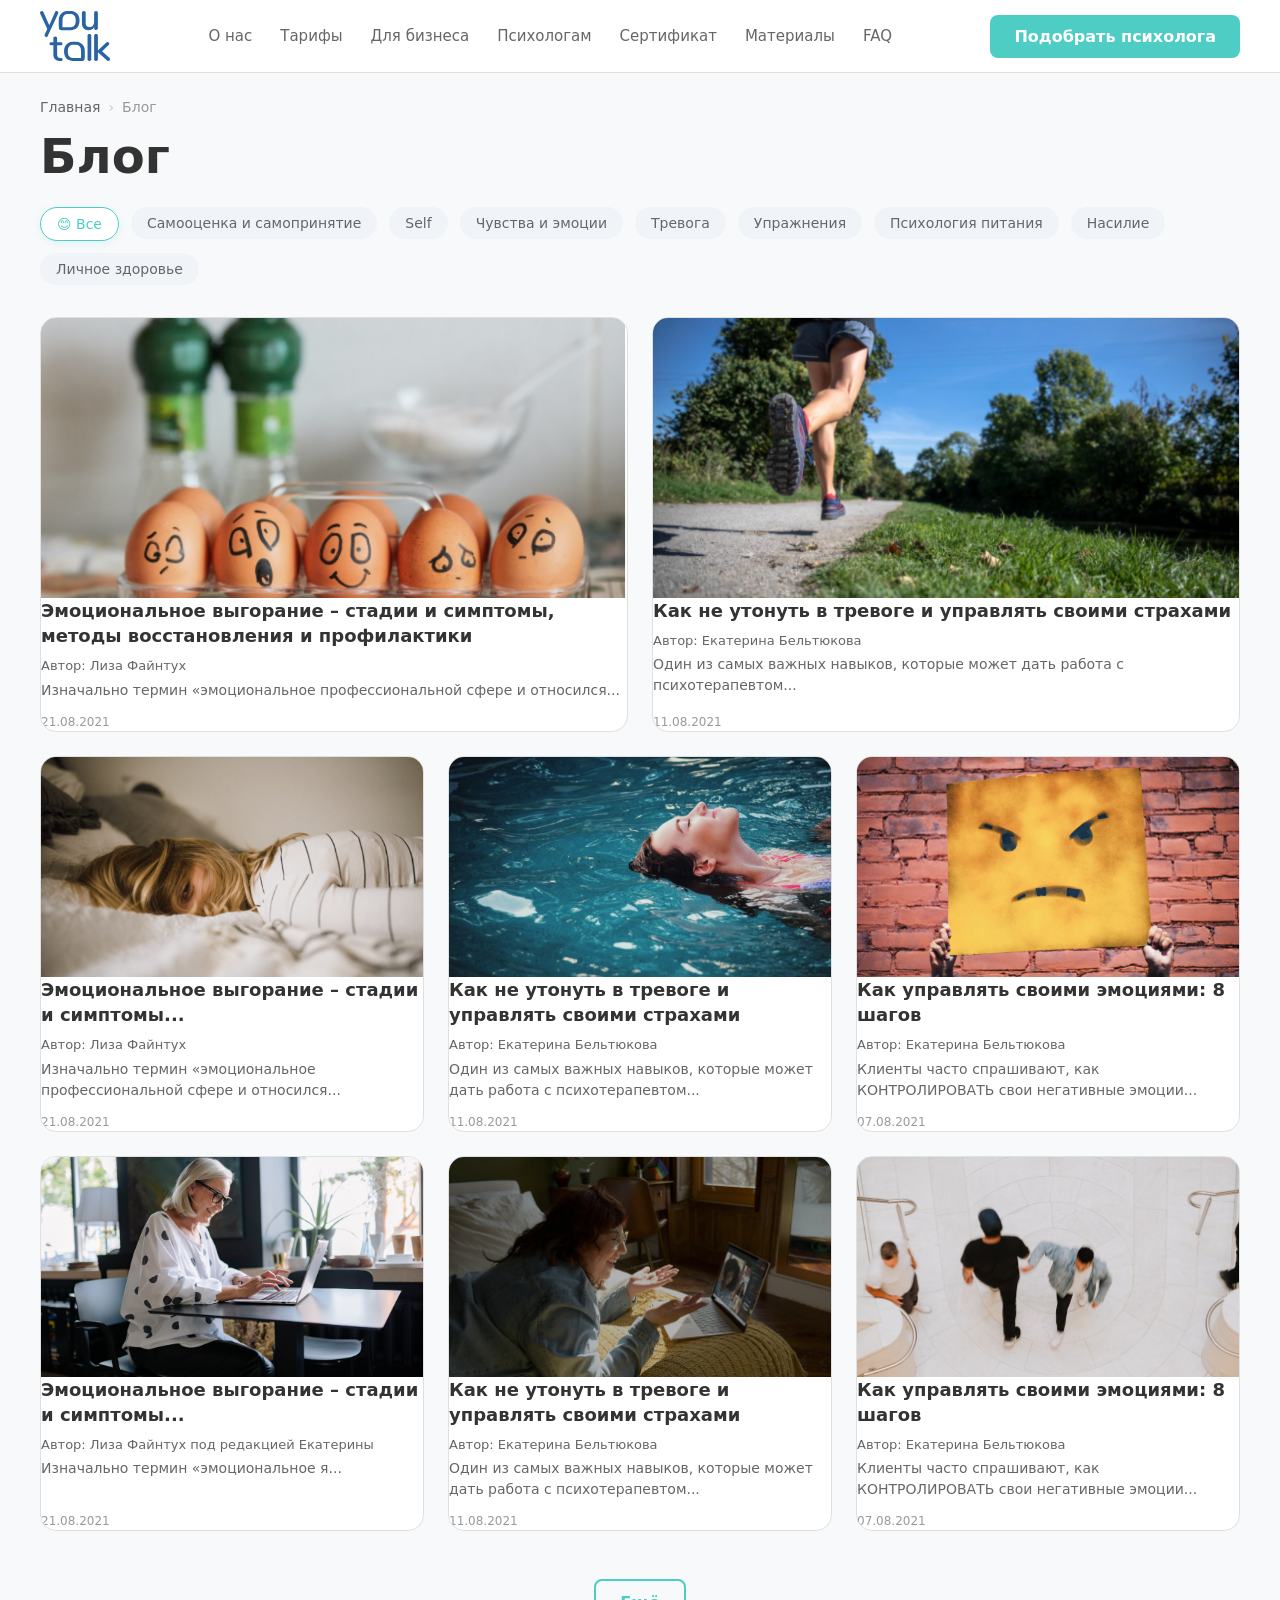
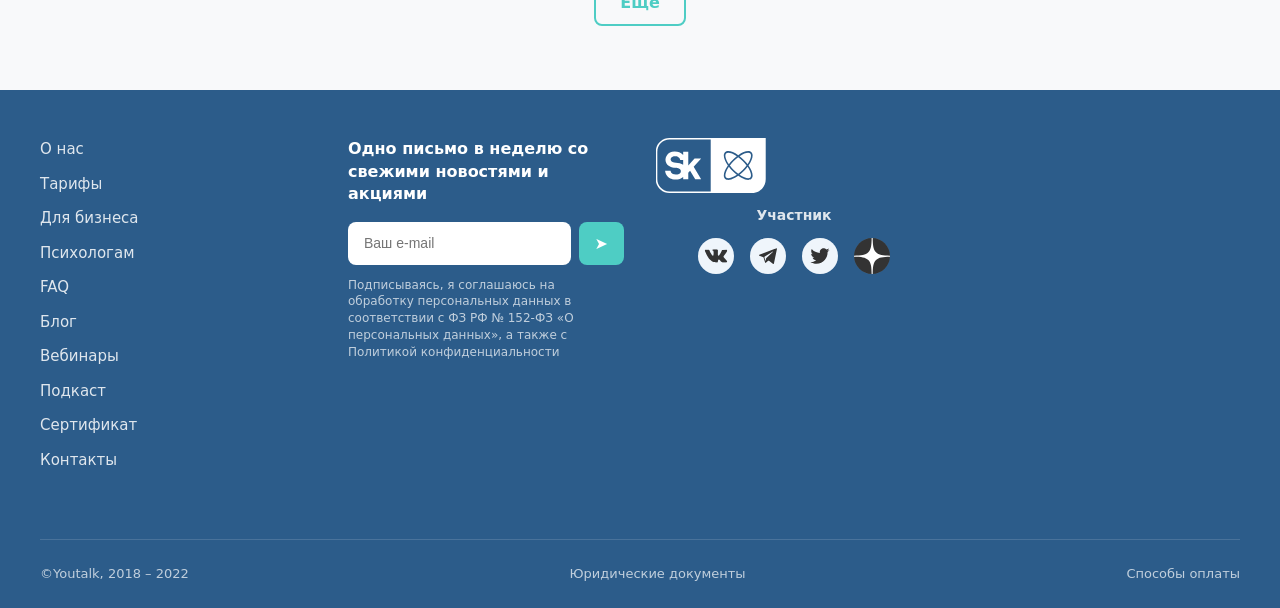
<file: index.html>
<!DOCTYPE html>
<html lang="ru">
<head>
  <meta charset="UTF-8">
  <meta name="viewport" content="width=device-width, initial-scale=1.0">
  <title>Блог — YouTalk</title>
  <link rel="stylesheet" href="css/style.css">
</head>
<body>
  <header class="header">
    <div class="container header__container">
      <a href="/" class="header__logo">
        <img src="icons/logo.svg" alt="YouTalk логотип" width="70" height="36">
      </a>
      <nav class="header__nav">
        <ul class="header__menu">
          <li class="header__menu-item"><a href="#" class="header__menu-link">О нас</a></li>
          <li class="header__menu-item"><a href="#" class="header__menu-link">Тарифы</a></li>
          <li class="header__menu-item"><a href="#" class="header__menu-link">Для бизнеса</a></li>
          <li class="header__menu-item"><a href="#" class="header__menu-link">Психологам</a></li>
          <li class="header__menu-item"><a href="#" class="header__menu-link">Сертификат</a></li>
          <li class="header__menu-item"><a href="#" class="header__menu-link">Материалы</a></li>
          <li class="header__menu-item"><a href="#" class="header__menu-link">FAQ</a></li>
        </ul>
      </nav>
      <button class="button header__button">Подобрать психолога</button>
      <button class="header__burger" aria-label="Открыть меню">
        <span class="header__burger-line"></span>
        <span class="header__burger-line"></span>
        <span class="header__burger-line"></span>
      </button>
    </div>
  </header>

  <main class="main">
    <div class="container">
      <nav class="breadcrumbs" aria-label="Хлебные крошки">
        <a href="/" class="breadcrumbs__link">Главная</a>
        <span class="breadcrumbs__separator">›</span>
        <span class="breadcrumbs__item">Блог</span>
      </nav>

      <h1 class="page-title">Блог</h1>

      <section class="filters">
        <ul class="filters__list">
          <li class="filters__item"><button class="filters__button filters__button--active">😊 Все</button></li>
          <li class="filters__item"><button class="filters__button">Самооценка и самопринятие</button></li>
          <li class="filters__item"><button class="filters__button">Self</button></li>
          <li class="filters__item"><button class="filters__button">Чувства и эмоции</button></li>
          <li class="filters__item"><button class="filters__button">Тревога</button></li>
          <li class="filters__item"><button class="filters__button">Упражнения</button></li>
          <li class="filters__item"><button class="filters__button">Психология питания</button></li>
          <li class="filters__item"><button class="filters__button">Насилие</button></li>
          <li class="filters__item"><button class="filters__button">Личное здоровье</button></li>
        </ul>
      </section>

      <section class="articles-grid">
        <article class="article-card article-card--wide">
          <div class="article-card__tags">
            <span class="article-card__tag">Самооценка и самопринятие</span>
            <span class="article-card__tag">Self</span>
          </div>
          <img src="images/eggs.png" alt="Яйца с нарисованными лицами" class="article-card__image" loading="lazy">
          <h2 class="article-card__title">Эмоциональное выгорание – стадии и симптомы, методы восстановления и профилактики</h2>
          <p class="article-card__author">Автор: Лиза Файнтух</p>
          <p class="article-card__excerpt">Изначально термин «эмоциональное профессиональной сфере и относился...</p>
          <time class="article-card__date" datetime="2021-08-21">21.08.2021</time>
        </article>

        <article class="article-card article-card--wide">
          <div class="article-card__tags">
            <span class="article-card__tag">Self</span>
          </div>
          <img src="images/running.png" alt="Человек бежит по тропинке" class="article-card__image" loading="lazy">
          <h2 class="article-card__title">Как не утонуть в тревоге и управлять своими страхами</h2>
          <p class="article-card__author">Автор: Екатерина Бельтюкова</p>
          <p class="article-card__excerpt">Один из самых важных навыков, которые может дать работа с психотерапевтом...</p>
          <time class="article-card__date" datetime="2021-08-11">11.08.2021</time>
        </article>

        <article class="article-card">
          <div class="article-card__tags">
            <span class="article-card__tag">Самооценка и самопринятие</span>
            <span class="article-card__tag">Психология питания</span>
          </div>
          <img src="images/sleeping.png" alt="Девочка спит в кровати" class="article-card__image" loading="lazy">
          <h2 class="article-card__title">Эмоциональное выгорание – стадии и симптомы...</h2>
          <p class="article-card__author">Автор: Лиза Файнтух</p>
          <p class="article-card__excerpt">Изначально термин «эмоциональное профессиональной сфере и относился...</p>
          <time class="article-card__date" datetime="2021-08-21">21.08.2021</time>
        </article>

        <article class="article-card">
          <div class="article-card__tags"><span class="article-card__tag">Self</span></div>
          <img src="images/water.png" alt="Человек плавает в воде" class="article-card__image" loading="lazy">
          <h2 class="article-card__title">Как не утонуть в тревоге и управлять своими страхами</h2>
          <p class="article-card__author">Автор: Екатерина Бельтюкова</p>
          <p class="article-card__excerpt">Один из самых важных навыков, которые может дать работа с психотерапевтом...</p>
          <time class="article-card__date" datetime="2021-08-11">11.08.2021</time>
        </article>

        <article class="article-card">
          <div class="article-card__tags"><span class="article-card__tag">Self</span></div>
          <img src="images/angry.png" alt="Жёлтый квадрат с грустным лицом" class="article-card__image" loading="lazy">
          <h2 class="article-card__title">Как управлять своими эмоциями: 8 шагов</h2>
          <p class="article-card__author">Автор: Екатерина Бельтюкова</p>
          <p class="article-card__excerpt">Клиенты часто спрашивают, как КОНТРОЛИРОВАТЬ свои негативные эмоции...</p>
          <time class="article-card__date" datetime="2021-08-07">07.08.2021</time>
        </article>

        <article class="article-card">
          <div class="article-card__tags"><span class="article-card__tag">Self</span></div>
          <img src="images/laptop.jpg" alt="Женщина работает за ноутбуком" class="article-card__image" loading="lazy">
          <h2 class="article-card__title">Эмоциональное выгорание – стадии и симптомы...</h2>
          <p class="article-card__author">Автор: Лиза Файнтух под редакцией Екатерины</p>
          <p class="article-card__excerpt">Изначально термин «эмоциональное я...</p>
          <time class="article-card__date" datetime="2021-08-21">21.08.2021</time>
        </article>

        <article class="article-card">
          <div class="article-card__tags"><span class="article-card__tag">Self</span></div>
          <img src="images/video.jpg" alt="Женщина на видеозвонке" class="article-card__image" loading="lazy">
          <h2 class="article-card__title">Как не утонуть в тревоге и управлять своими страхами</h2>
          <p class="article-card__author">Автор: Екатерина Бельтюкова</p>
          <p class="article-card__excerpt">Один из самых важных навыков, которые может дать работа с психотерапевтом...</p>
          <time class="article-card__date" datetime="2021-08-11">11.08.2021</time>
        </article>

        <article class="article-card">
          <div class="article-card__tags"><span class="article-card__tag">Self</span></div>
          <img src="images/group.jpg" alt="Группа людей сверху" class="article-card__image" loading="lazy">
          <h2 class="article-card__title">Как управлять своими эмоциями: 8 шагов</h2>
          <p class="article-card__author">Автор: Екатерина Бельтюкова</p>
          <p class="article-card__excerpt">Клиенты часто спрашивают, как КОНТРОЛИРОВАТЬ свои негативные эмоции...</p>
          <time class="article-card__date" datetime="2021-08-07">07.08.2021</time>
        </article>
      </section>

      <div class="load-more">
        <button class="button button--outline">Ещё</button>
      </div>
    </div>
  </main>

  <footer class="footer">
    <div class="container footer__container">
      <nav class="footer__nav">
        <ul class="footer__column">
          <li><a href="#" class="footer__link">О нас</a></li>
          <li><a href="#" class="footer__link">Тарифы</a></li>
          <li><a href="#" class="footer__link">Для бизнеса</a></li>
          <li><a href="#" class="footer__link">Психологам</a></li>
          <li><a href="#" class="footer__link">FAQ</a></li>
        </ul>
        <ul class="footer__column">
          <li><a href="#" class="footer__link">Блог</a></li>
          <li><a href="#" class="footer__link">Вебинары</a></li>
          <li><a href="#" class="footer__link">Подкаст</a></li>
          <li><a href="#" class="footer__link">Сертификат</a></li>
          <li><a href="#" class="footer__link">Контакты</a></li>
        </ul>
      </nav>

      <section class="footer__subscribe">
        <h3 class="footer__subscribe-title">Одно письмо в неделю со свежими новостями и акциями</h3>
        <form class="footer__form">
          <label for="email-input" class="visually-hidden">Ваш e-mail</label>
          <input type="email" id="email-input" class="footer__input" placeholder="Ваш e-mail" required>
          <button type="submit" class="button footer__button" aria-label="Подписаться">➤</button>
        </form>
        <p class="footer__disclaimer">Подписываясь, я соглашаюсь на обработку персональных данных в соответствии с ФЗ РФ № 152-ФЗ «О персональных данных», а также с Политикой конфиденциальности</p>
      </section>

      <div class="footer__partner">
        <img src="icons/partner.svg" alt="Логотип партнёра" width="110" height="40">
        <span class="footer__partner-text"><b>Участник</b></span>
        <div class="footer__socials">
          <a href="#" class="footer__social-link" aria-label="ВКонтакте">
            <img src="icons/vk.svg" alt="ВКонтакте" width="40" height="40">
          </a>
          <a href="#" class="footer__social-link" aria-label="Telegram">
            <img src="icons/tg.svg" alt="Telegram" width="40" height="40">
          </a>
          <a href="#" class="footer__social-link" aria-label="Twitter">
            <img src="icons/twitter.svg" alt="Twitter" width="40" height="40">
          </a>
          <a href="#" class="footer__social-link" aria-label="Zen">
            <img src="icons/zen.svg" alt="Zen" width="40" height="40">
          </a>
        </div>
      </div>

      <div class="footer__bottom">
        <p class="footer__copyright">©Youtalk, 2018 – 2022</p>
        <a href="#" class="footer__doc">Юридические документы</a>
        <a href="#" class="footer__doc">Способы оплаты</a>
      </div>
    </div>
  </footer>
</body>
</html>
</file>
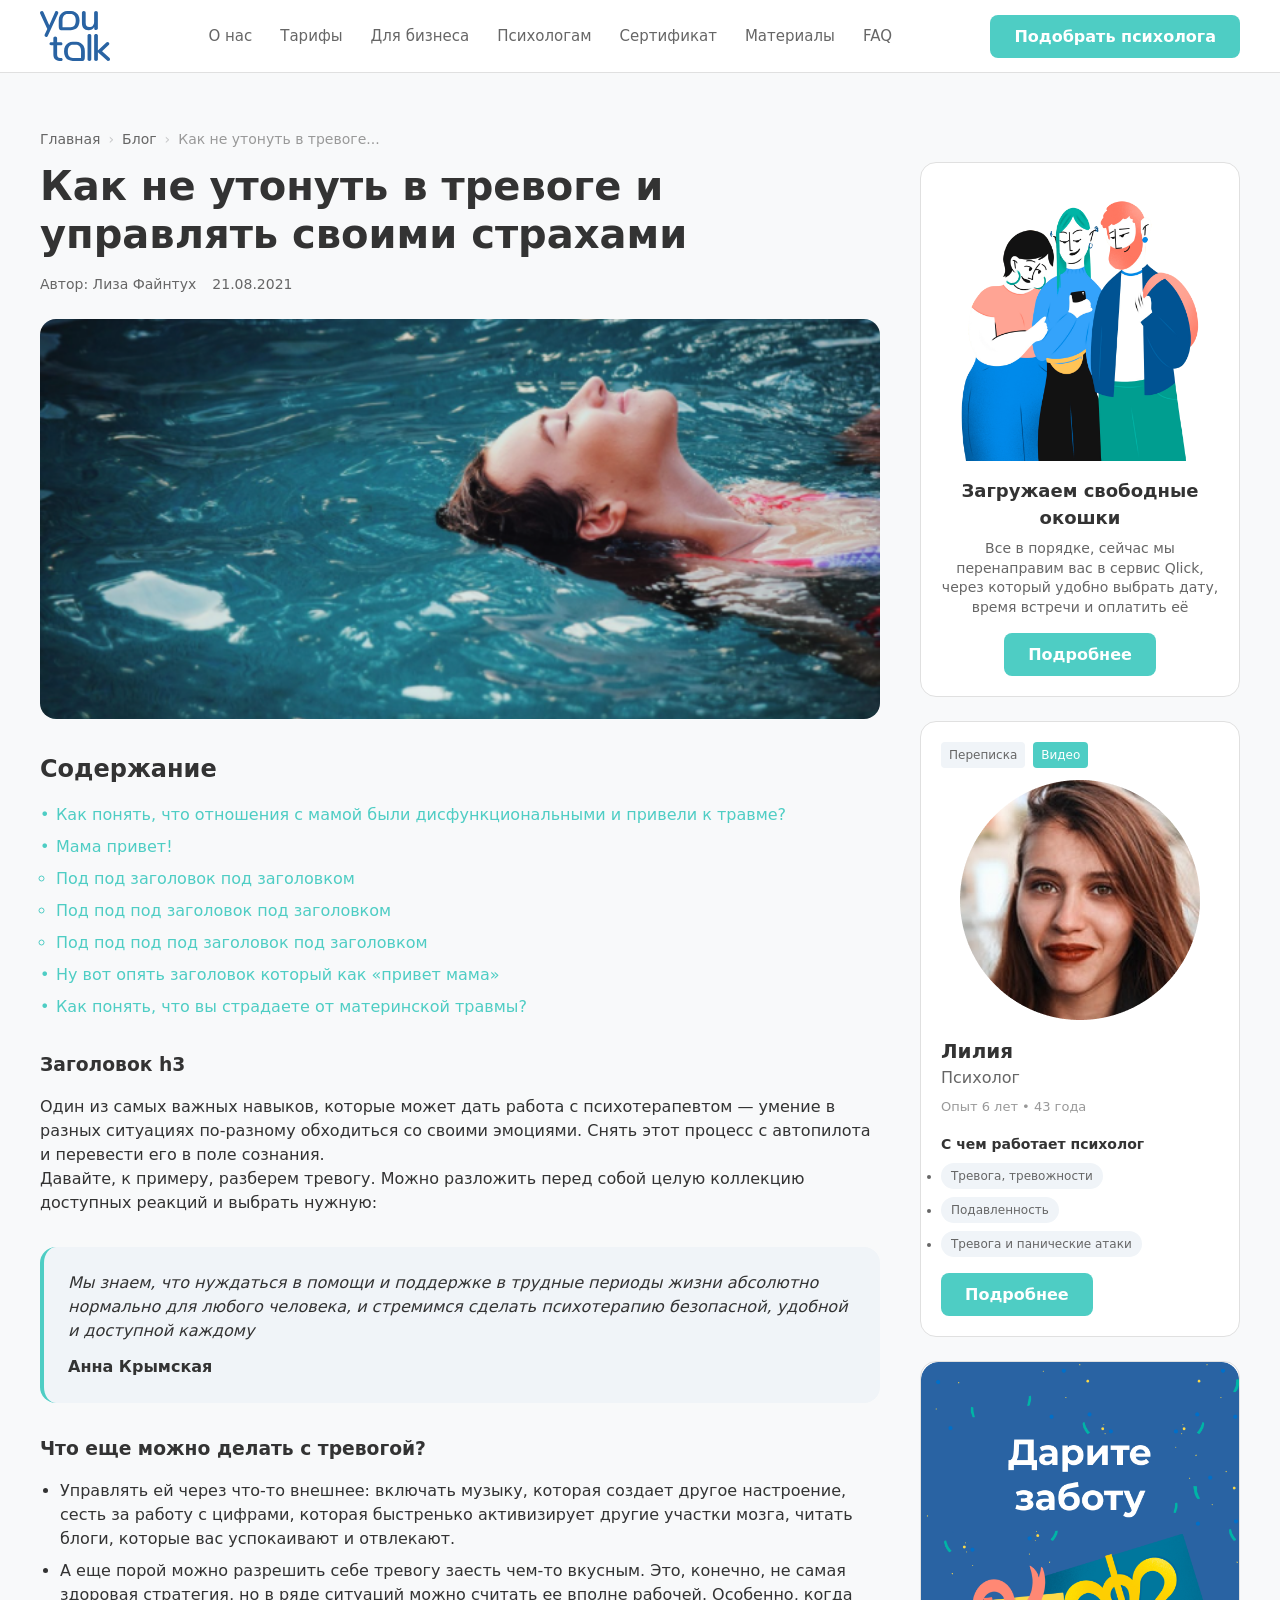
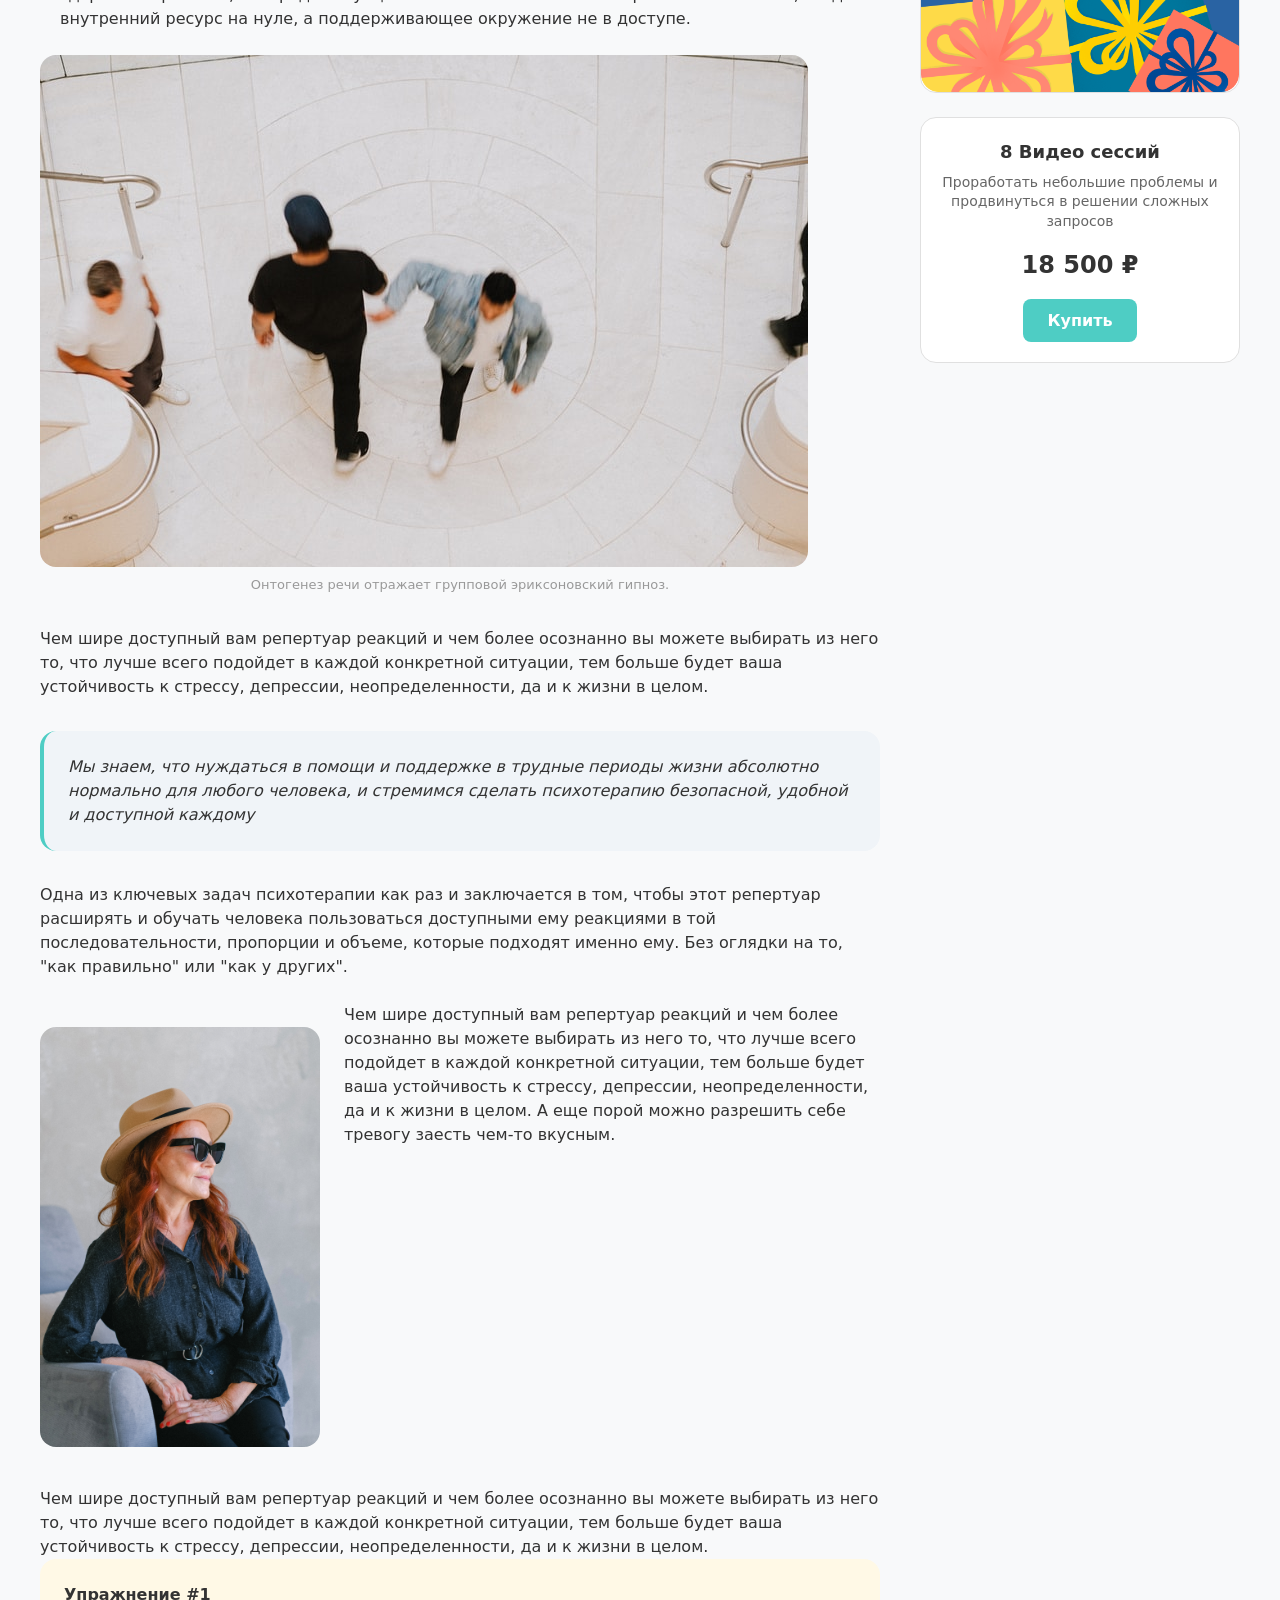
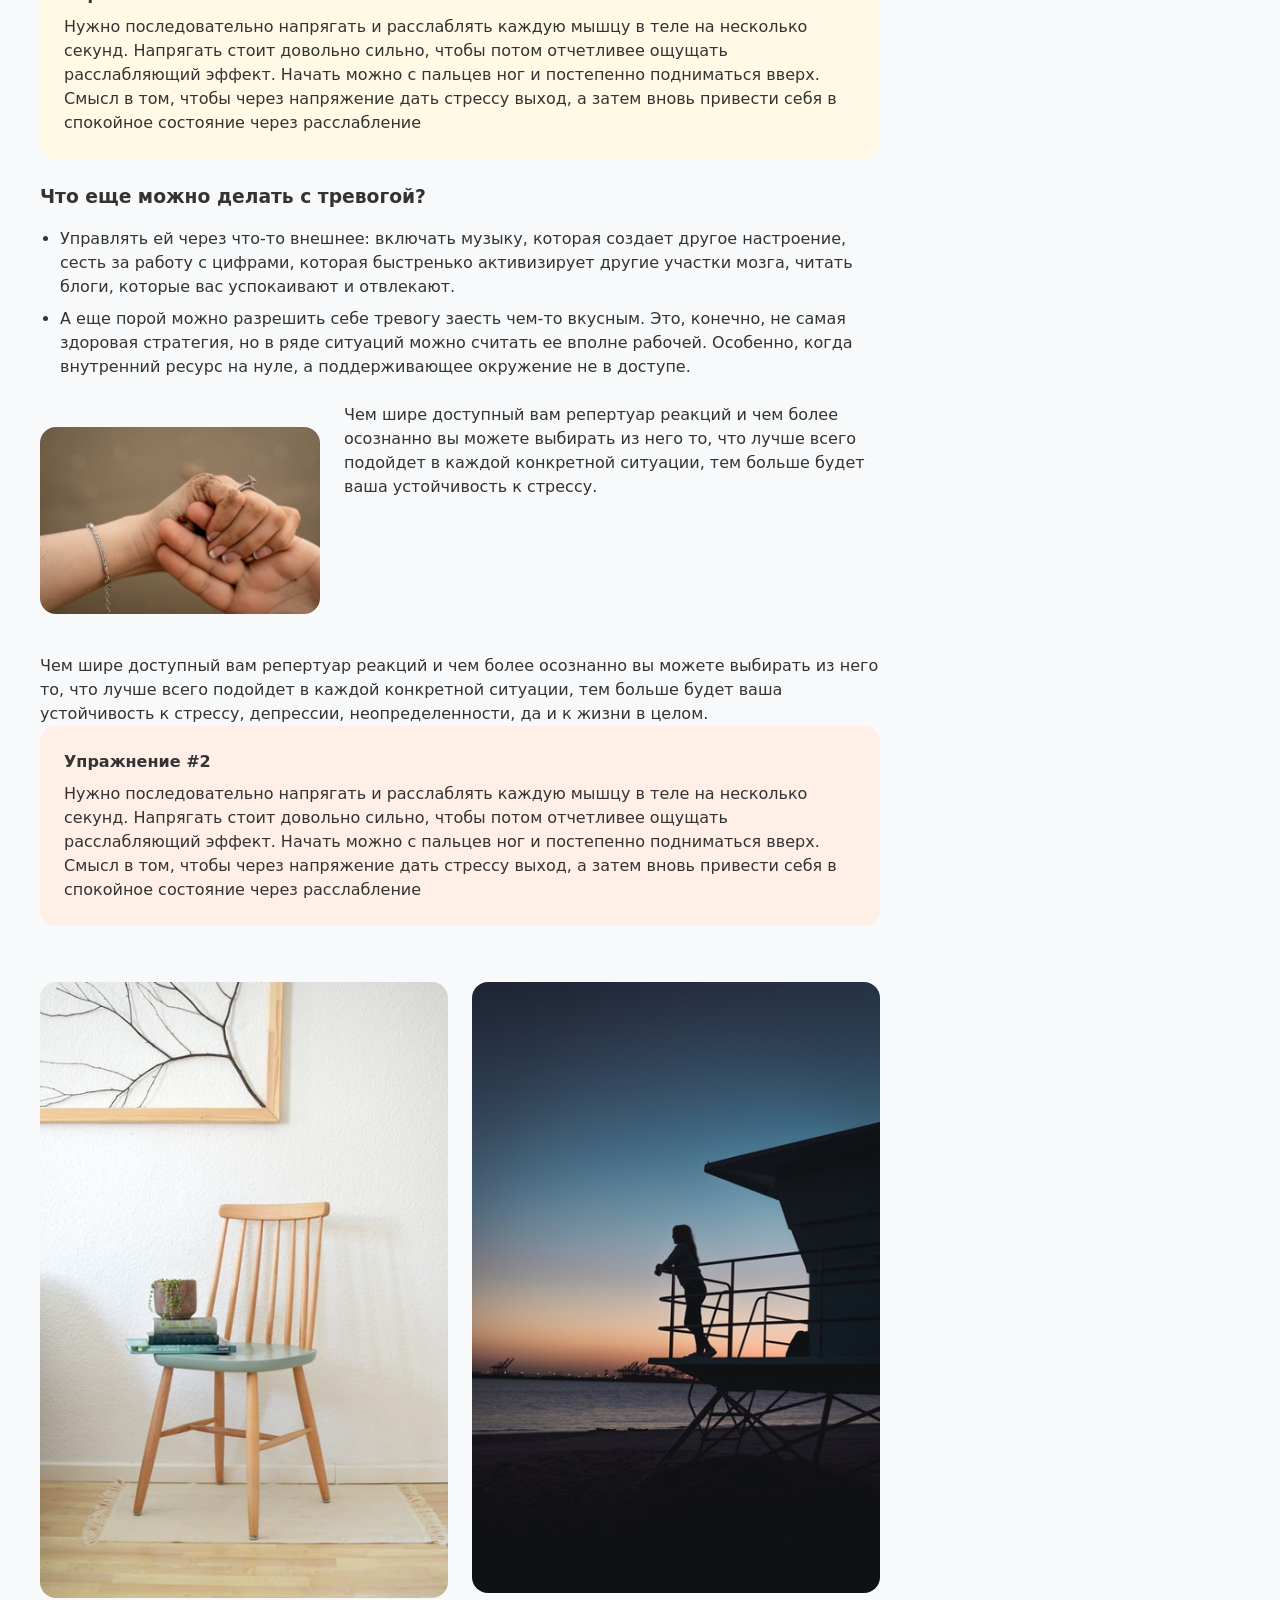
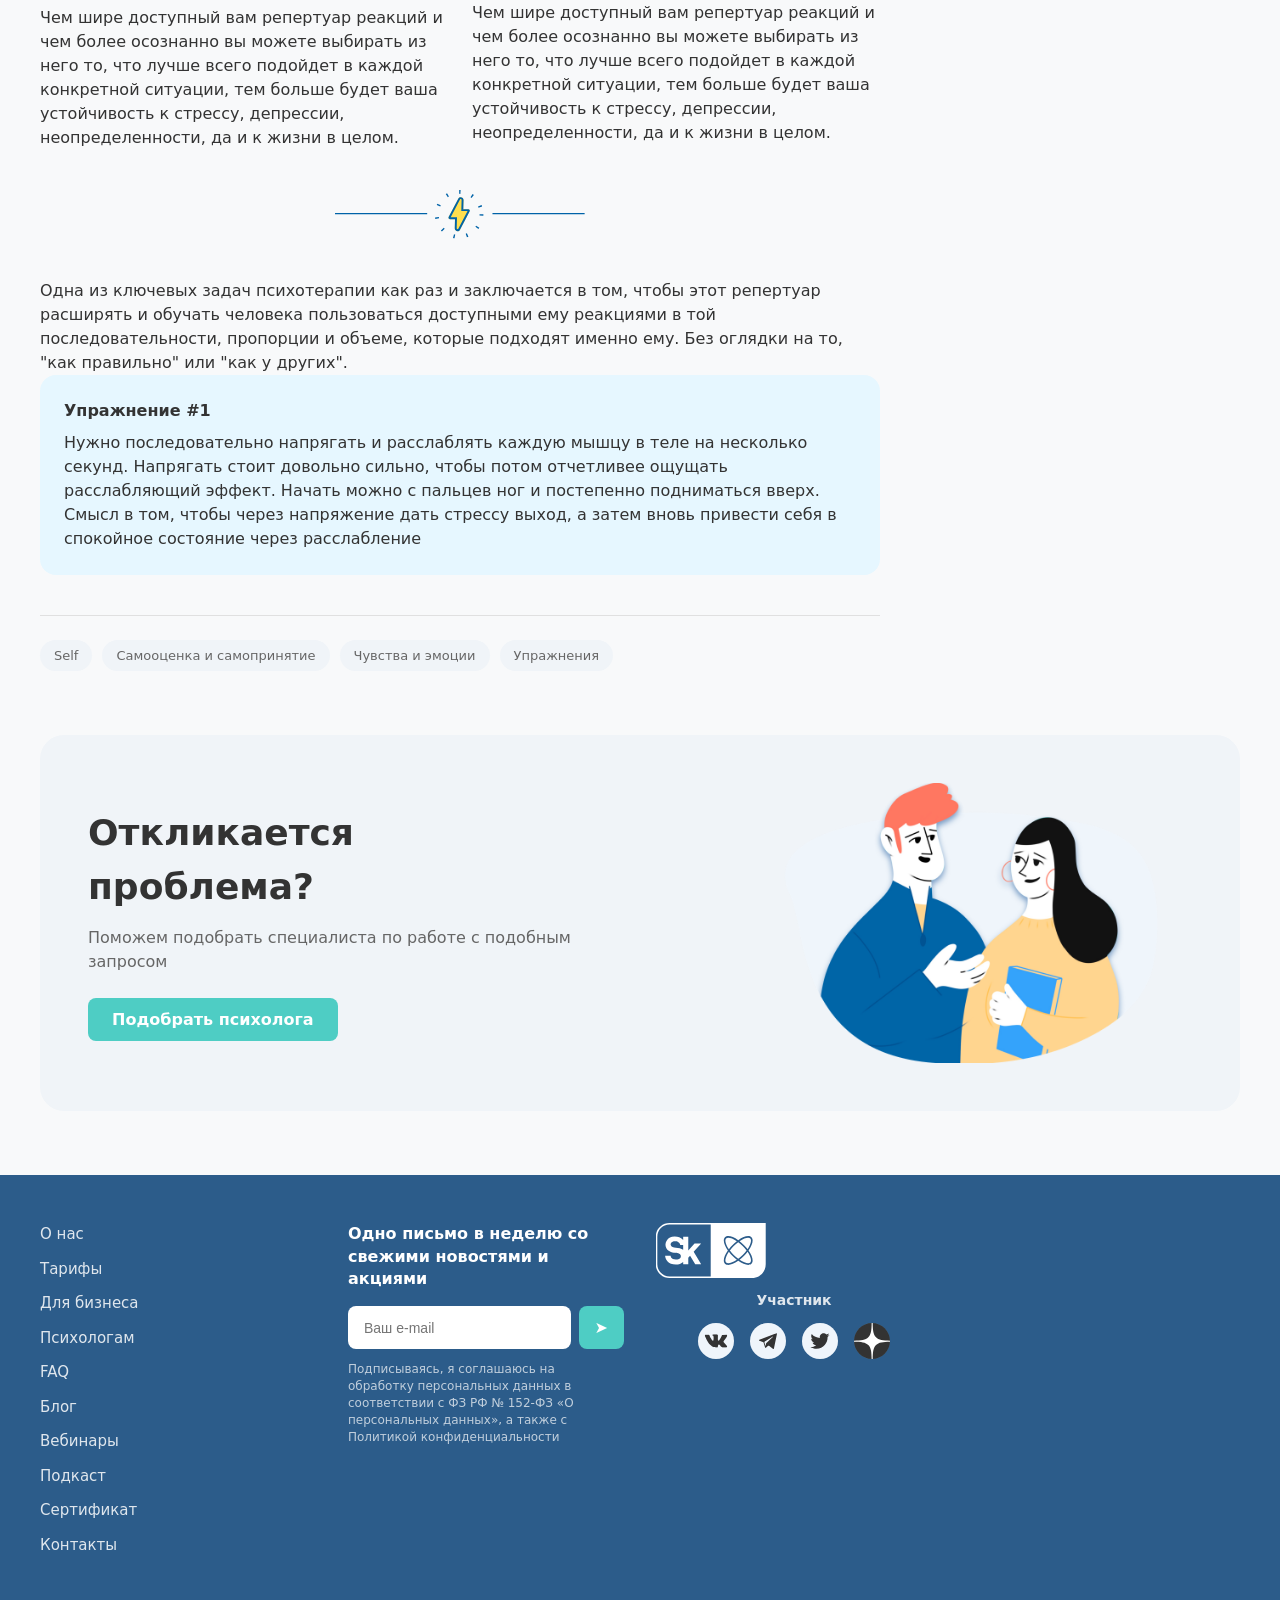
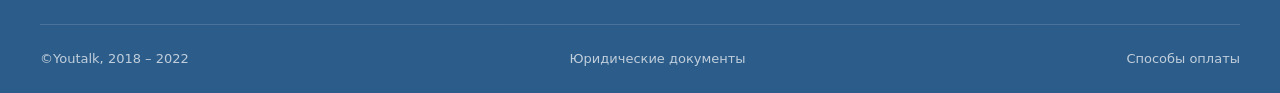
<file: article.html>
<!DOCTYPE html>
<html lang="ru">
<head>
  <meta charset="UTF-8">
  <meta name="viewport" content="width=device-width, initial-scale=1.0">
  <title>Как не утонуть в тревоге — YouTalk</title>
  <link rel="stylesheet" href="css/style.css">
</head>
<body>
  <!-- Header (тот же самый) -->
  <header class="header">
    <div class="container header__container">
      <a href="/" class="header__logo">
        <img src="icons/logo.svg" alt="YouTalk логотип" width="70" height="36">
      </a>
      <nav class="header__nav">
        <ul class="header__menu">
          <li class="header__menu-item"><a href="#" class="header__menu-link">О нас</a></li>
          <li class="header__menu-item"><a href="#" class="header__menu-link">Тарифы</a></li>
          <li class="header__menu-item"><a href="#" class="header__menu-link">Для бизнеса</a></li>
          <li class="header__menu-item"><a href="#" class="header__menu-link">Психологам</a></li>
          <li class="header__menu-item"><a href="#" class="header__menu-link">Сертификат</a></li>
          <li class="header__menu-item"><a href="#" class="header__menu-link">Материалы</a></li>
          <li class="header__menu-item"><a href="#" class="header__menu-link">FAQ</a></li>
        </ul>
      </nav>
      <button class="button header__button">Подобрать психолога</button>
      <button class="header__burger" aria-label="Открыть меню">
        <span class="header__burger-line"></span>
        <span class="header__burger-line"></span>
        <span class="header__burger-line"></span>
      </button>
    </div>
  </header>

  <main class="main article-page">
    <div class="container article-container">
      <!-- Breadcrumbs -->
      <nav class="breadcrumbs" aria-label="Хлебные крошки">
        <a href="/" class="breadcrumbs__link">Главная</a>
        <span class="breadcrumbs__separator">›</span>
        <a href="index.html" class="breadcrumbs__link">Блог</a>
        <span class="breadcrumbs__separator">›</span>
        <span class="breadcrumbs__item">Как не утонуть в тревоге...</span>
      </nav>

      <div class="article-layout">
        <article class="article-content">
          <h1 class="article-content__title">Как не утонуть в тревоге и управлять своими страхами</h1>
          
          <div class="article-content__meta">
            <span class="article-content__author">Автор: Лиза Файнтух</span>
            <span class="article-content__date">21.08.2021</span>
          </div>

          <img src="images/water.png" alt="Человек плавает в воде" class="article-content__hero" loading="lazy">

          <!-- Table of Contents -->
          <section class="article-content__section">
            <h2>Содержание</h2>
            <ul class="article-content__toc">
              <li><a href="#section1">Как понять, что отношения с мамой были дисфункциональными и привели к травме?</a></li>
              <li><a href="#section2">Мама привет!
                <ul>
                  <li>Под под заголовок под заголовком</li>
                  <li>Под под под заголовок под заголовком</li>
                  <li>Под под под под заголовок под заголовком</li>
                </ul>
              </a></li>
              <li><a href="#section3">Ну вот опять заголовок который как «привет мама»</a></li>
              <li><a href="#section4">Как понять, что вы страдаете от материнской травмы?</a></li>
            </ul>
          </section>

          <!-- Section h3 -->
          <section class="article-content__section" id="section1">
            <h3>Заголовок h3</h3>
            <p>Один из самых важных навыков, которые может дать работа с психотерапевтом — умение в разных ситуациях по-разному обходиться со своими эмоциями. Снять этот процесс с автопилота и перевести его в поле сознания.</p>
            <p>Давайте, к примеру, разберем тревогу. Можно разложить перед собой целую коллекцию доступных реакций и выбрать нужную:</p>
          </section>

          <!-- Quote -->
          <blockquote class="article-content__quote">
            <p>Мы знаем, что нуждаться в помощи и поддержке в трудные периоды жизни абсолютно нормально для любого человека, и стремимся сделать психотерапию безопасной, удобной и доступной каждому</p>
            <cite>Анна Крымская</cite>
          </blockquote>

          <!-- What else -->
          <section class="article-content__section" id="section2">
            <h3>Что еще можно делать с тревогой?</h3>
            <ul class="article-content__list">
              <li>Управлять ей через что-то внешнее: включать музыку, которая создает другое настроение, сесть за работу с цифрами, которая быстренько активизирует другие участки мозга, читать блоги, которые вас успокаивают и отвлекают.</li>
              <li>А еще порой можно разрешить себе тревогу заесть чем-то вкусным. Это, конечно, не самая здоровая стратегия, но в ряде ситуаций можно считать ее вполне рабочей. Особенно, когда внутренний ресурс на нуле, а поддерживающее окружение не в доступе.</li>
            </ul>
            
            <img src="images/group.jpg" alt="Группа людей сверху" class="article-content__image" loading="lazy">
            <p class="article-content__caption">Онтогенез речи отражает групповой эриксоновский гипноз.</p>
          </section>

          <p>Чем шире доступный вам репертуар реакций и чем более осознанно вы можете выбирать из него то, что лучше всего подойдет в каждой конкретной ситуации, тем больше будет ваша устойчивость к стрессу, депрессии, неопределенности, да и к жизни в целом.</p>

          <!-- Quote 2 -->
          <blockquote class="article-content__quote">
            <p>Мы знаем, что нуждаться в помощи и поддержке в трудные периоды жизни абсолютно нормально для любого человека, и стремимся сделать психотерапию безопасной, удобной и доступной каждому</p>
          </blockquote>

          <!-- Text with image -->
          <section class="article-content__section">
            <p>Одна из ключевых задач психотерапии как раз и заключается в том, чтобы этот репертуар расширять и обучать человека пользоваться доступными ему реакциями в той последовательности, пропорции и объеме, которые подходят именно ему. Без оглядки на то, "как правильно" или "как у других".</p>
            
            <div class="article-content__image-row">
              <img src="images/woman-hat.jpg" alt="Женщина в шляпе" class="article-content__image article-content__image--left" loading="lazy">
              <p>Чем шире доступный вам репертуар реакций и чем более осознанно вы можете выбирать из него то, что лучше всего подойдет в каждой конкретной ситуации, тем больше будет ваша устойчивость к стрессу, депрессии, неопределенности, да и к жизни в целом. А еще порой можно разрешить себе тревогу заесть чем-то вкусным.</p>
            </div>
          </section>

          <p>Чем шире доступный вам репертуар реакций и чем более осознанно вы можете выбирать из него то, что лучше всего подойдет в каждой конкретной ситуации, тем больше будет ваша устойчивость к стрессу, депрессии, неопределенности, да и к жизни в целом.</p>

          <!-- Exercise #1 -->
          <div class="article-content__exercise article-content__exercise--yellow">
            <h4>Упражнение #1</h4>
            <p>Нужно последовательно напрягать и расслаблять каждую мышцу в теле на несколько секунд. Напрягать стоит довольно сильно, чтобы потом отчетливее ощущать расслабляющий эффект. Начать можно с пальцев ног и постепенно подниматься вверх. Смысл в том, чтобы через напряжение дать стрессу выход, а затем вновь привести себя в спокойное состояние через расслабление</p>
          </div>

          <!-- Section 2 -->
          <section class="article-content__section" id="section3">
            <h3>Что еще можно делать с тревогой?</h3>
            <ul class="article-content__list">
              <li>Управлять ей через что-то внешнее: включать музыку, которая создает другое настроение, сесть за работу с цифрами, которая быстренько активизирует другие участки мозга, читать блоги, которые вас успокаивают и отвлекают.</li>
              <li>А еще порой можно разрешить себе тревогу заесть чем-то вкусным. Это, конечно, не самая здоровая стратегия, но в ряде ситуаций можно считать ее вполне рабочей. Особенно, когда внутренний ресурс на нуле, а поддерживающее окружение не в доступе.</li>
            </ul>

            <div class="article-content__image-row">
              <img src="images/hands.jpg" alt="Руки держатся" class="article-content__image article-content__image--left" loading="lazy">
              <p>Чем шире доступный вам репертуар реакций и чем более осознанно вы можете выбирать из него то, что лучше всего подойдет в каждой конкретной ситуации, тем больше будет ваша устойчивость к стрессу.</p>
            </div>
          </section>

          <p>Чем шире доступный вам репертуар реакций и чем более осознанно вы можете выбирать из него то, что лучше всего подойдет в каждой конкретной ситуации, тем больше будет ваша устойчивость к стрессу, депрессии, неопределенности, да и к жизни в целом.</p>

          <!-- Exercise #2 -->
          <div class="article-content__exercise article-content__exercise--pink">
            <h4>Упражнение #2</h4>
            <p>Нужно последовательно напрягать и расслаблять каждую мышцу в теле на несколько секунд. Напрягать стоит довольно сильно, чтобы потом отчетливее ощущать расслабляющий эффект. Начать можно с пальцев ног и постепенно подниматься вверх. Смысл в том, чтобы через напряжение дать стрессу выход, а затем вновь привести себя в спокойное состояние через расслабление</p>
          </div>

          <!-- Images grid -->
          <div class="article-content__images-grid">
            <div>
              <img src="images/chair.jpg" alt="Стул с книгами" class="article-content__image" loading="lazy">
              <p>Чем шире доступный вам репертуар реакций и чем более осознанно вы можете выбирать из него то, что лучше всего подойдет в каждой конкретной ситуации, тем больше будет ваша устойчивость к стрессу, депрессии, неопределенности, да и к жизни в целом.</p>
            </div>
            <div>
              <img src="images/sunset.jpg" alt="Закат" class="article-content__image" loading="lazy">
              <p>Чем шире доступный вам репертуар реакций и чем более осознанно вы можете выбирать из него то, что лучше всего подойдет в каждой конкретной ситуации, тем больше будет ваша устойчивость к стрессу, депрессии, неопределенности, да и к жизни в целом.</p>
            </div>
          </div>

          <!-- Decorative line -->
          <div class="article-content__divider">
            <img src="icons/divider.svg" alt="" width="250" height="40" aria-hidden="true">
          </div>

          <p>Одна из ключевых задач психотерапии как раз и заключается в том, чтобы этот репертуар расширять и обучать человека пользоваться доступными ему реакциями в той последовательности, пропорции и объеме, которые подходят именно ему. Без оглядки на то, "как правильно" или "как у других".</p>

          <!-- Exercise #3 -->
          <div class="article-content__exercise article-content__exercise--blue">
            <h4>Упражнение #1</h4>
            <p>Нужно последовательно напрягать и расслаблять каждую мышцу в теле на несколько секунд. Напрягать стоит довольно сильно, чтобы потом отчетливее ощущать расслабляющий эффект. Начать можно с пальцев ног и постепенно подниматься вверх. Смысл в том, чтобы через напряжение дать стрессу выход, а затем вновь привести себя в спокойное состояние через расслабление</p>
          </div>

          <!-- Tags bottom -->
          <div class="article-content__tags-bottom">
            <a href="#" class="article-content__tag-link">Self</a>
            <a href="#" class="article-content__tag-link">Самооценка и самопринятие</a>
            <a href="#" class="article-content__tag-link">Чувства и эмоции</a>
            <a href="#" class="article-content__tag-link">Упражнения</a>
          </div>
        </article>

        <!-- Sidebar -->
        <aside class="sidebar">
          <div class="sidebar__card">
            <img src="images/promo1.png" alt="Загружаем свободные окошки" loading="lazy">
            <h3 class="sidebar__card-title">Загружаем свободные окошки</h3>
            <p class="sidebar__card-text">Все в порядке, сейчас мы перенаправим вас в сервис Qlick, через который удобно выбрать дату, время встречи и оплатить её</p>
            <button class="button sidebar__card-button">Подробнее</button>
          </div>

          <div class="sidebar__card sidebar__card--expert">
            <div class="sidebar__expert-header">
              <span class="sidebar__expert-type">Переписка</span>
              <span class="sidebar__expert-type sidebar__expert-type--video">Видео</span>
            </div>
            <img src="images/expert.png" alt="Психолог Лилия" loading="lazy">
            <div class="sidebar__expert-info">
              <h3 class="sidebar__expert-name">Лилия</h3>
              <span class="sidebar__expert-role">Психолог</span>
              <span class="sidebar__expert-exp">Опыт 6 лет • 43 года</span>
            </div>
            <div class="sidebar__expert-works">
              <strong>С чем работает психолог</strong>
              <ul class="sidebar__tags">
                <li class="sidebar__tag">Тревога, тревожности</li>
                <li class="sidebar__tag">Подавленность</li>
                <li class="sidebar__tag">Тревога и панические атаки</li>
              </ul>
            </div>
            <button class="button sidebar__card-button">Подробнее</button>
          </div>

          <div class="sidebar__card sidebar__card--gift">
            <img src="images/gift.png" alt="Дарите заботу" loading="lazy">
          </div>

          <div class="sidebar__card sidebar__card--price">
            <h3 class="sidebar__card-title">8 Видео сессий</h3>
            <p class="sidebar__card-text">Проработать небольшие проблемы и продвинуться в решении сложных запросов</p>
            <p class="sidebar__price">18 500 ₽</p>
            <button class="button sidebar__card-button">Купить</button>
          </div>
        </aside>
      </div>

      <!-- CTA Section -->
      <section class="cta-section">
        <div class="cta-section__content">
          <h2 class="cta-section__title">Откликается проблема?</h2>
          <p class="cta-section__text">Поможем подобрать специалиста по работе с подобным запросом</p>
          <button class="button">Подобрать психолога</button>
        </div>
        <img src="images/cta-illustration.png" alt="Иллюстрация поддержки" class="cta-section__image" loading="lazy">
      </section>
    </div>
  </main>

  <!-- Footer (тот же самый из index.html) -->
  <footer class="footer">
    <div class="container footer__container">
      <nav class="footer__nav">
        <ul class="footer__column">
          <li><a href="#" class="footer__link">О нас</a></li>
          <li><a href="#" class="footer__link">Тарифы</a></li>
          <li><a href="#" class="footer__link">Для бизнеса</a></li>
          <li><a href="#" class="footer__link">Психологам</a></li>
          <li><a href="#" class="footer__link">FAQ</a></li>
        </ul>
        <ul class="footer__column">
          <li><a href="#" class="footer__link">Блог</a></li>
          <li><a href="#" class="footer__link">Вебинары</a></li>
          <li><a href="#" class="footer__link">Подкаст</a></li>
          <li><a href="#" class="footer__link">Сертификат</a></li>
          <li><a href="#" class="footer__link">Контакты</a></li>
        </ul>
      </nav>
      <section class="footer__subscribe">
        <h3 class="footer__subscribe-title">Одно письмо в неделю со свежими новостями и акциями</h3>
        <form class="footer__form">
          <label for="email-input" class="visually-hidden">Ваш e-mail</label>
          <input type="email" id="email-input" class="footer__input" placeholder="Ваш e-mail" required>
          <button type="submit" class="button footer__button" aria-label="Подписаться">➤</button>
        </form>
        <p class="footer__disclaimer">Подписываясь, я соглашаюсь на обработку персональных данных в соответствии с ФЗ РФ № 152-ФЗ «О персональных данных», а также с Политикой конфиденциальности</p>
      </section>
      <div class="footer__partner">
        <img src="icons/partner.svg" alt="Логотип партнёра" width="110" height="40">
        <span class="footer__partner-text"><b>Участник</b></span>
         <div class="footer__socials">
          <a href="#" class="footer__social-link" aria-label="ВКонтакте">
            <img src="icons/vk.svg" alt="ВКонтакте" width="40" height="40">
          </a>
          <a href="#" class="footer__social-link" aria-label="Telegram">
            <img src="icons/tg.svg" alt="Telegram" width="40" height="40">
          </a>
          <a href="#" class="footer__social-link" aria-label="Twitter">
            <img src="icons/twitter.svg" alt="Twitter" width="40" height="40">
          </a>
          <a href="#" class="footer__social-link" aria-label="Zen">
            <img src="icons/zen.svg" alt="Zen" width="40" height="40">
          </a>
        </div>
      </div>
      <div class="footer__bottom">
        <p class="footer__copyright">©Youtalk, 2018 – 2022</p>
        <a href="#" class="footer__doc">Юридические документы</a>
        <a href="#" class="footer__doc">Способы оплаты</a>
      </div>
    </div>
  </footer>
</body>
</html>
</file>
<file: css/style.css>
/* ================= VARIABLES & RESET ================= */
:root {
  --color-primary: #4ECDC4;
  --color-primary-hover: #3DBDB5;
  --color-footer-bg: #2C5C8A;
  --color-text: #333333;
  --color-text-secondary: #666666;
  --color-text-light: #999999;
  --color-bg-page: #F8F9FA;
  --color-bg-card: #FFFFFF;
  --color-bg-tag: #F0F4F8;
  --color-border: #E0E0E0;
  --color-yellow-bg: #FFF9E6;
  --color-pink-bg: #FFEFE6;
  --color-blue-bg: #E6F7FF;
  
  --font-family: 'Inter', system-ui, -apple-system, sans-serif;
  --radius-sm: 8px;
  --radius-md: 16px;
  --radius-lg: 24px;
  
  --container-width: 1240px;
  --gap: 24px;
  --transition: 0.2s ease;
}

*, *::before, *::after {
  box-sizing: border-box;
  margin: 0;
  padding: 0;
}

body {
  font-family: var(--font-family);
  color: var(--color-text);
  background-color: var(--color-bg-page);
  line-height: 1.5;
  -webkit-font-smoothing: antialiased;
  min-height: 100vh;
  display: flex;
  flex-direction: column;
}

img {
  max-width: 100%;
  height: auto;
  display: block;
}

a {
  text-decoration: none;
  color: inherit;
  transition: color var(--transition);
}

button {
  font-family: inherit;
  cursor: pointer;
  border: none;
  background: none;
}

/* ================= UTILITIES ================= */
.container {
  max-width: var(--container-width);
  margin: 0 auto;
  padding: 0 20px;
  width: 100%;
}

.visually-hidden {
  position: absolute;
  width: 1px;
  height: 1px;
  padding: 0;
  margin: -1px;
  overflow: hidden;
  clip: rect(0, 0, 0, 0);
  white-space: nowrap;
  border: 0;
}

/* ================= BUTTONS ================= */
.button {
  display: inline-flex;
  align-items: center;
  justify-content: center;
  padding: 12px 24px;
  background-color: var(--color-primary);
  color: #FFFFFF;
  font-weight: 600;
  font-size: 16px;
  border-radius: var(--radius-sm);
  transition: background-color var(--transition), transform var(--transition);
}

.button:hover, .button:focus-visible {
  background-color: var(--color-primary-hover);
  transform: translateY(-1px);
}

.button--outline {
  background-color: transparent;
  border: 2px solid var(--color-primary);
  color: var(--color-primary);
}

.button--outline:hover, .button--outline:focus-visible {
  background-color: var(--color-primary);
  color: #FFFFFF;
}

/* ================= HEADER ================= */
.header {
  background-color: #FFFFFF;
  border-bottom: 1px solid var(--color-border);
  position: sticky;
  top: 0;
  z-index: 100;
}

.header__container {
  display: flex;
  align-items: center;
  justify-content: space-between;
  height: 72px;
  gap: 32px;
}

.header__menu {
  display: flex;
  list-style: none;
  gap: 28px;
}

.header__menu-link {
  font-size: 15px;
  font-weight: 500;
  color: var(--color-text-secondary);
  position: relative;
  padding: 4px 0;
}

.header__menu-link::after {
  content: '';
  position: absolute;
  bottom: 0;
  left: 0;
  width: 0;
  height: 2px;
  background-color: var(--color-primary);
  transition: width var(--transition);
}

.header__menu-link:hover,
.header__menu-link:focus-visible {
  color: var(--color-text);
}

.header__menu-link:hover::after,
.header__menu-link:focus-visible::after {
  width: 100%;
}

.header__burger {
  display: none;
  flex-direction: column;
  justify-content: space-between;
  width: 28px;
  height: 20px;
  padding: 0;
}

.header__burger-line {
  display: block;
  width: 100%;
  height: 2px;
  background-color: var(--color-text);
  border-radius: 2px;
  transition: transform var(--transition), opacity var(--transition);
}

/* ================= BREADCRUMBS & PAGE TITLE ================= */
.breadcrumbs {
  display: flex;
  align-items: center;
  gap: 8px;
  margin: 24px 0 12px;
  font-size: 14px;
  color: var(--color-text-light);
  flex-wrap: wrap;
}

.breadcrumbs__link {
  color: var(--color-text-secondary);
}

.breadcrumbs__link:hover {
  color: var(--color-primary);
}

.breadcrumbs__separator {
  opacity: 0.5;
  user-select: none;
}

.page-title {
  font-size: 48px;
  font-weight: 700;
  margin-bottom: 24px;
  line-height: 1.1;
}

/* ================= FILTERS ================= */
.filters__list {
  display: flex;
  flex-wrap: wrap;
  gap: 12px;
  list-style: none;
  margin-bottom: 32px;
}

.filters__button {
  padding: 8px 16px;
  background-color: var(--color-bg-tag);
  border-radius: 50px;
  font-size: 14px;
  color: var(--color-text-secondary);
  transition: all var(--transition);
  white-space: nowrap;
}

.filters__button:hover,
.filters__button:focus-visible {
  background-color: #E0E8F0;
}

.filters__button--active {
  background-color: #FFFFFF;
  color: var(--color-primary);
  border: 1px solid var(--color-primary);
  box-shadow: 0 2px 8px rgba(78, 205, 196, 0.15);
}

/* ================= ARTICLES GRID ================= */
.articles-grid {
  display: grid;
  grid-template-columns: repeat(6, 1fr);
  gap: var(--gap);
  margin-bottom: 48px;
}

.article-card {
  grid-column: span 2;
  background-color: var(--color-bg-card);
  border: 1px solid var(--color-border);
  border-radius: var(--radius-md);
  overflow: hidden;
  display: flex;
  flex-direction: column;
  transition: box-shadow var(--transition), transform var(--transition);
}

.article-card:hover,
.article-card:focus-within {
  box-shadow: 0 8px 24px rgba(0,0,0,0.08);
  transform: translateY(-4px);
}

.article-card--wide {
  grid-column: span 3;
}

.article-card__tags {
  position: absolute;
  top: 16px;
  left: 16px;
  display: flex;
  gap: 8px;
  z-index: 2;
}

.article-card__tag {
  padding: 6px 12px;
  background-color: rgba(255,255,255,0.92);
  backdrop-filter: blur(4px);
  border-radius: 50px;
  font-size: 13px;
  font-weight: 500;
  color: var(--color-text);
}

.article-card__image {
  width: 100%;
  height: 220px;
  object-fit: cover;
}

.article-card--wide .article-card__image {
  height: 280px;
}

.article-card__content {
  padding: 20px;
  display: flex;
  flex-direction: column;
  flex-grow: 1;
}

.article-card__title {
  font-size: 18px;
  font-weight: 600;
  margin-bottom: 8px;
  line-height: 1.4;
  color: var(--color-text);
}

.article-card__author {
  font-size: 13px;
  color: var(--color-text-secondary);
  margin-bottom: 4px;
}

.article-card__excerpt {
  font-size: 14px;
  color: var(--color-text-secondary);
  margin-bottom: 12px;
  flex-grow: 1;
  display: -webkit-box;
  -webkit-line-clamp: 3;
  -webkit-box-orient: vertical;
  overflow: hidden;
}

.article-card__date {
  font-size: 12px;
  color: var(--color-text-light);
  margin-top: auto;
}

.load-more {
  text-align: center;
  margin-bottom: 64px;
}

/* ================= ARTICLE PAGE ================= */
.article-container {
  padding-top: 32px;
}

.article-layout {
  display: grid;
  grid-template-columns: 1fr 320px;
  gap: 40px;
  margin-bottom: 64px;
}

.article-content__title {
  font-size: 40px;
  font-weight: 700;
  line-height: 1.2;
  margin-bottom: 16px;
}

.article-content__meta {
  display: flex;
  gap: 16px;
  font-size: 14px;
  color: var(--color-text-secondary);
  margin-bottom: 24px;
  flex-wrap: wrap;
}

.article-content__hero {
  border-radius: var(--radius-md);
  margin-bottom: 32px;
  width: 100%;
  height: 400px;
  object-fit: cover;
}

.article-content__section {
  margin-bottom: 32px;
}

.article-content__section h2,
.article-content__section h3,
.article-content__section h4 {
  margin-bottom: 16px;
}

.article-content__toc {
  list-style: none;
  padding-left: 0;
}

.article-content__toc li {
  margin-bottom: 8px;
}

.article-content__toc a {
  color: var(--color-primary);
  position: relative;
  padding-left: 16px;
}

.article-content__toc a::before {
  content: '•';
  position: absolute;
  left: 0;
  color: var(--color-primary);
}

.article-content__toc ul {
  margin-top: 8px;
  padding-left: 16px;
}

.article-content__quote {
  background-color: var(--color-bg-tag);
  padding: 24px;
  border-radius: var(--radius-md);
  margin: 32px 0;
  border-left: 4px solid var(--color-primary);
  font-style: italic;
}

.article-content__quote cite {
  display: block;
  margin-top: 12px;
  font-weight: 600;
  font-style: normal;
  color: var(--color-text);
}

.article-content__list {
  padding-left: 20px;
  margin-bottom: 24px;
}

.article-content__list li {
  margin-bottom: 8px;
}

.article-content__image {
  border-radius: var(--radius-md);
  margin: 24px 0 8px;
}

.article-content__caption {
  font-size: 13px;
  color: var(--color-text-light);
  text-align: center;
  margin-bottom: 32px;
}

.article-content__exercise {
  padding: 24px;
  border-radius: var(--radius-md);
  margin-bottom: 24px;
}

.article-content__exercise--yellow { background-color: var(--color-yellow-bg); }
.article-content__exercise--pink { background-color: var(--color-pink-bg); }
.article-content__exercise--blue { background-color: var(--color-blue-bg); }

.article-content__exercise h4 {
  margin-bottom: 8px;
}

.article-content__image-row {
  display: flex;
  align-items: flex-start;
  gap: 24px;
  margin: 24px 0;
}

.article-content__image--left {
  width: 280px;
  flex-shrink: 0;
  border-radius: var(--radius-md);
}

.article-content__images-grid {
  display: grid;
  grid-template-columns: 1fr 1fr;
  gap: 24px;
  margin: 32px 0;
}

.article-content__images-grid img {
  border-radius: var(--radius-md);
  margin-bottom: 8px;
}

.article-content__divider {
  display: flex;
  justify-content: center;
  margin: 40px 0;
}

.article-content__tags-bottom {
  display: flex;
  flex-wrap: wrap;
  gap: 10px;
  margin-top: 40px;
  padding-top: 24px;
  border-top: 1px solid var(--color-border);
}

.article-content__tag-link {
  padding: 6px 14px;
  background-color: var(--color-bg-tag);
  border-radius: 50px;
  font-size: 13px;
  color: var(--color-text-secondary);
  transition: all var(--transition);
}

.article-content__tag-link:hover {
  background-color: var(--color-primary);
  color: #fff;
}

/* SIDEBAR */
.sidebar {
  display: flex;
  flex-direction: column;
  gap: 24px;
}

.sidebar__card {
  background-color: var(--color-bg-card);
  border: 1px solid var(--color-border);
  border-radius: var(--radius-md);
  padding: 20px;
  text-align: center;
}

.sidebar__card img {
  border-radius: var(--radius-sm);
  margin: 0 auto 16px;
}

.sidebar__card-title {
  font-size: 18px;
  margin-bottom: 8px;
}

.sidebar__card-text {
  font-size: 14px;
  color: var(--color-text-secondary);
  margin-bottom: 16px;
  line-height: 1.4;
}

.sidebar__card--expert {
  text-align: left;
}

.sidebar__expert-header {
  display: flex;
  gap: 8px;
  margin-bottom: 12px;
}

.sidebar__expert-type {
  font-size: 12px;
  padding: 4px 8px;
  background-color: var(--color-bg-tag);
  border-radius: 4px;
  color: var(--color-text-secondary);
}

.sidebar__expert-type--video {
  background-color: var(--color-primary);
  color: #FFFFFF;
}

.sidebar__expert-info {
  margin-bottom: 12px;
}

.sidebar__expert-name {
  font-size: 20px;
  font-weight: 700;
}

.sidebar__expert-role {
  display: block;
  color: var(--color-text-secondary);
  margin-bottom: 4px;
}

.sidebar__expert-exp {
  font-size: 13px;
  color: var(--color-text-light);
}

.sidebar__expert-works {
  margin: 16px 0;
}

.sidebar__expert-works strong {
  display: block;
  margin-bottom: 8px;
  font-size: 14px;
}

.sidebar__tags {
  display: flex;
  flex-wrap: wrap;
  gap: 8px;
  margin-bottom: 16px;
}

.sidebar__tag {
  font-size: 12px;
  padding: 4px 10px;
  background-color: var(--color-bg-tag);
  border-radius: 50px;
  color: var(--color-text-secondary);
}

.sidebar__card--price .sidebar__price {
  font-size: 24px;
  font-weight: 700;
  color: var(--color-text);
  margin: 12px 0 16px;
}

.sidebar__card--gift {
  padding: 0;
  overflow: hidden;
  position: relative;
}

.sidebar__card--gift img {
  border-radius: 0;
  margin: 0;
  width: 100%;
}

.sidebar__card--gift .sidebar__card-title {
  position: absolute;
  top: 50%;
  left: 50%;
  transform: translate(-50%, -50%);
  color: #FFFFFF;
  font-size: 24px;
  text-shadow: 0 2px 8px rgba(0,0,0,0.3);
  margin: 0;
}

/* CTA SECTION */
.cta-section {
  background-color: var(--color-bg-tag);
  border-radius: var(--radius-lg);
  padding: 48px;
  display: flex;
  align-items: center;
  justify-content: space-between;
  gap: 40px;
  margin-bottom: 64px;
}

.cta-section__content {
  max-width: 500px;
}

.cta-section__title {
  font-size: 36px;
  margin-bottom: 12px;
}

.cta-section__text {
  font-size: 16px;
  color: var(--color-text-secondary);
  margin-bottom: 24px;
}

.cta-section__image {
  max-width: 40%;
  height: auto;
}

/* ================= FOOTER ================= */
.footer {
  background-color: var(--color-footer-bg);
  color: #FFFFFF;
  padding: 48px 0 24px;
  margin-top: auto;
}

.footer__container {
  display: grid;
  grid-template-columns: repeat(4, 1fr);
  gap: 32px;
  align-items: start;
}

.footer__column {
  list-style: none;
}

.footer__link {
  display: block;
  margin-bottom: 12px;
  font-size: 15px;
  opacity: 0.85;
  transition: opacity var(--transition);
}

.footer__link:hover,
.footer__link:focus-visible {
  opacity: 1;
  text-decoration: underline;
}

.footer__subscribe-title {
  font-size: 16px;
  margin-bottom: 16px;
  line-height: 1.4;
  font-weight: 600;
}

.footer__form {
  display: flex;
  gap: 8px;
  margin-bottom: 12px;
}

.footer__input {
  flex-grow: 1;
  padding: 12px 16px;
  border: none;
  border-radius: var(--radius-sm);
  font-size: 14px;
  outline: none;
}

.footer__input:focus-visible {
  box-shadow: 0 0 0 2px var(--color-primary);
}

.footer__button {
  padding: 12px 16px;
  border-radius: var(--radius-sm);
}

.footer__disclaimer {
  font-size: 12px;
  opacity: 0.7;
  line-height: 1.4;
}

.footer__partner {
  text-align: center;
}

.footer__partner-text {
  display: block;
  margin: 12px 0;
  font-size: 14px;
  opacity: 0.85;
}

.footer__socials {
  display: flex;
  justify-content: center;
  gap: 16px;
}

.footer__social-link {
  width: 36px;
  height: 36px;
  background-color: rgba(255,255,255,0.15);
  border-radius: 50%;
  display: flex;
  align-items: center;
  justify-content: center;
  transition: background-color var(--transition);
}

.footer__social-link:hover,
.footer__social-link:focus-visible {
  background-color: rgba(255,255,255,0.3);
}

.footer__bottom {
  grid-column: 1 / -1;
  display: flex;
  justify-content: space-between;
  padding-top: 24px;
  margin-top: 24px;
  border-top: 1px solid rgba(255,255,255,0.2);
  font-size: 13px;
  opacity: 0.7;
  flex-wrap: wrap;
  gap: 16px;
}

.footer__doc:hover {
  text-decoration: underline;
}

/* ================= MEDIA QUERIES ================= */

/* TABLET (iPad) */
@media (max-width: 1024px) {
  .articles-grid {
    grid-template-columns: repeat(2, 1fr);
  }
  
  .article-card,
  .article-card--wide {
    grid-column: span 1;
  }

  .article-layout {
    grid-template-columns: 1fr 280px;
    gap: 32px;
  }

  .footer__container {
    grid-template-columns: 1fr 1.2fr 1fr;
  }

  .footer__subscribe {
    grid-column: 2 / 3;
  }
}

/* MOBILE (iPhone) */
@media (max-width: 768px) {
  .header__nav,
  .header__button {
    display: none;
  }

  .header__burger {
    display: flex;
  }

  .page-title {
    font-size: 32px;
  }

  .filters__list {
    gap: 8px;
  }

  .articles-grid {
    grid-template-columns: 1fr;
    gap: 16px;
  }

  .article-card__image,
  .article-card--wide .article-card__image {
    height: 200px;
  }

  .article-layout {
    grid-template-columns: 1fr;
    gap: 40px;
  }

  .sidebar {
    order: 2; /* Переносит сайдбар под контент */
  }

  .article-content__image-row {
    flex-direction: column;
  }

  .article-content__image--left {
    width: 100%;
  }

  .article-content__images-grid {
    grid-template-columns: 1fr;
  }

  .cta-section {
    flex-direction: column;
    text-align: center;
    padding: 32px 24px;
  }

  .cta-section__image {
    max-width: 80%;
    order: -1;
  }

  .footer__container {
    grid-template-columns: 1fr;
    text-align: center;
    gap: 40px;
  }

  .footer__subscribe {
    grid-column: auto;
    order: 2;
  }

  .footer__partner {
    order: 3;
  }

  .footer__socials {
    justify-content: center;
  }

  .footer__bottom {
    flex-direction: column;
    align-items: center;
    text-align: center;
  }
}

/* SMALL MOBILE */
@media (max-width: 375px) {
  .header__container {
    gap: 16px;
  }
  
  .filters__button {
    padding: 6px 12px;
    font-size: 13px;
  }

  .footer__form {
    flex-direction: column;
  }

  .cta-section__title {
    font-size: 28px;
  }
}
</file>
